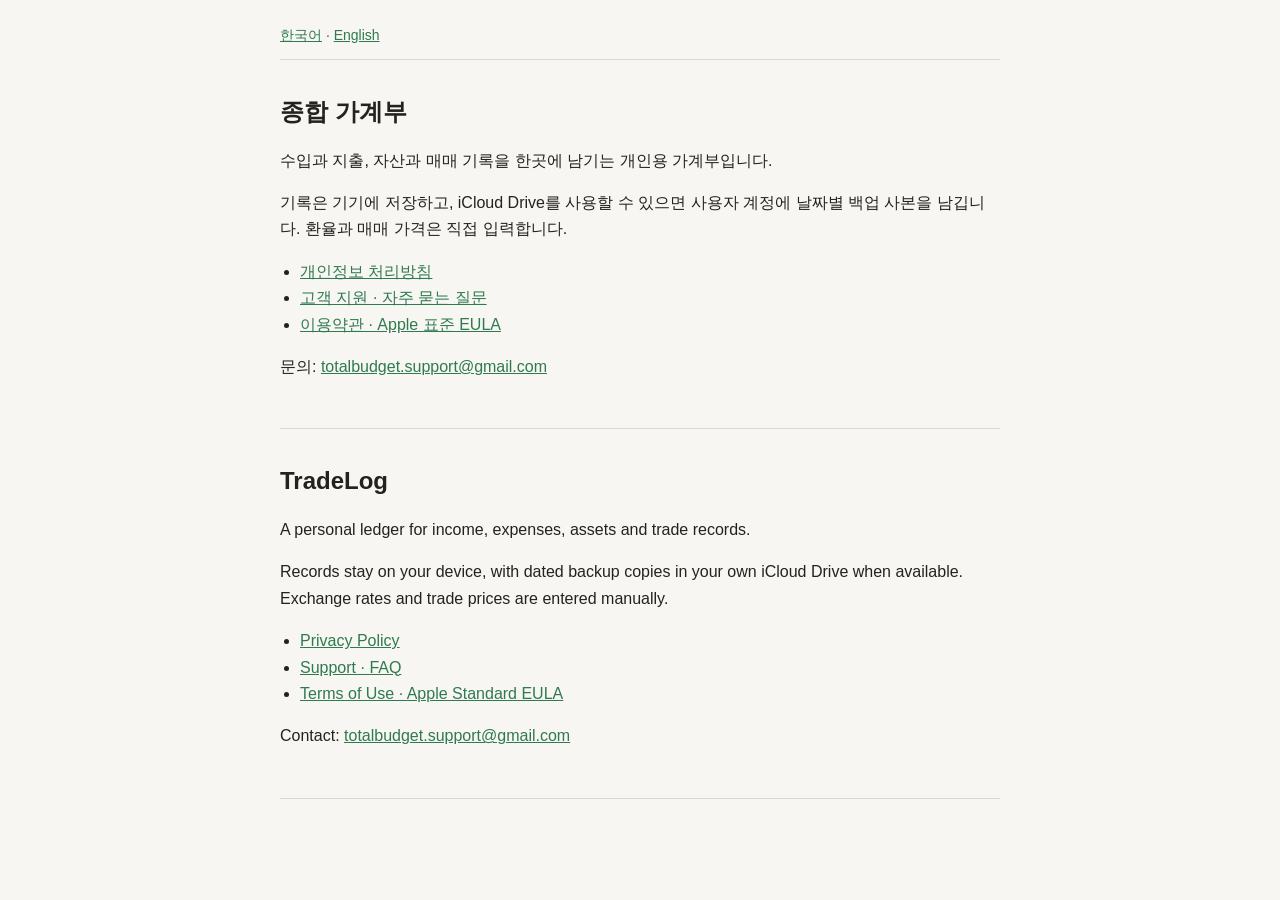
<file: index.html>
<!doctype html>
<html lang="ko">
<head>
<meta charset="utf-8">
<meta name="viewport" content="width=device-width, initial-scale=1">
<meta name="description" content="종합 가계부(TradeLog) 개인정보 처리방침, 고객 지원 및 이용약관 안내">
<title>종합 가계부 · TradeLog</title>
<link rel="stylesheet" href="site.css">
</head>
<body>
<main>
<nav><a href="#ko">한국어</a> · <a href="#en">English</a></nav>
<article id="ko" lang="ko">
<h1>종합 가계부</h1>
<p>수입과 지출, 자산과 매매 기록을 한곳에 남기는 개인용 가계부입니다.</p>
<p>기록은 기기에 저장하고, iCloud Drive를 사용할 수 있으면 사용자 계정에 날짜별 백업 사본을 남깁니다. 환율과 매매 가격은 직접 입력합니다.</p>
<ul>
<li><a href="privacy.html#ko">개인정보 처리방침</a></li>
<li><a href="support.html#ko">고객 지원 · 자주 묻는 질문</a></li>
<li><a href="https://www.apple.com/legal/internet-services/itunes/dev/stdeula/">이용약관 · Apple 표준 EULA</a></li>
</ul>
<p>문의: <a href="mailto:totalbudget.support@gmail.com">totalbudget.support@gmail.com</a></p>
</article>
<article id="en" lang="en">
<h1>TradeLog</h1>
<p>A personal ledger for income, expenses, assets and trade records.</p>
<p>Records stay on your device, with dated backup copies in your own iCloud Drive when available. Exchange rates and trade prices are entered manually.</p>
<ul>
<li><a href="privacy.html#en">Privacy Policy</a></li>
<li><a href="support.html#en">Support · FAQ</a></li>
<li><a href="https://www.apple.com/legal/internet-services/itunes/dev/stdeula/">Terms of Use · Apple Standard EULA</a></li>
</ul>
<p>Contact: <a href="mailto:totalbudget.support@gmail.com">totalbudget.support@gmail.com</a></p>
</article>
</main>
</body>
</html>
</file>
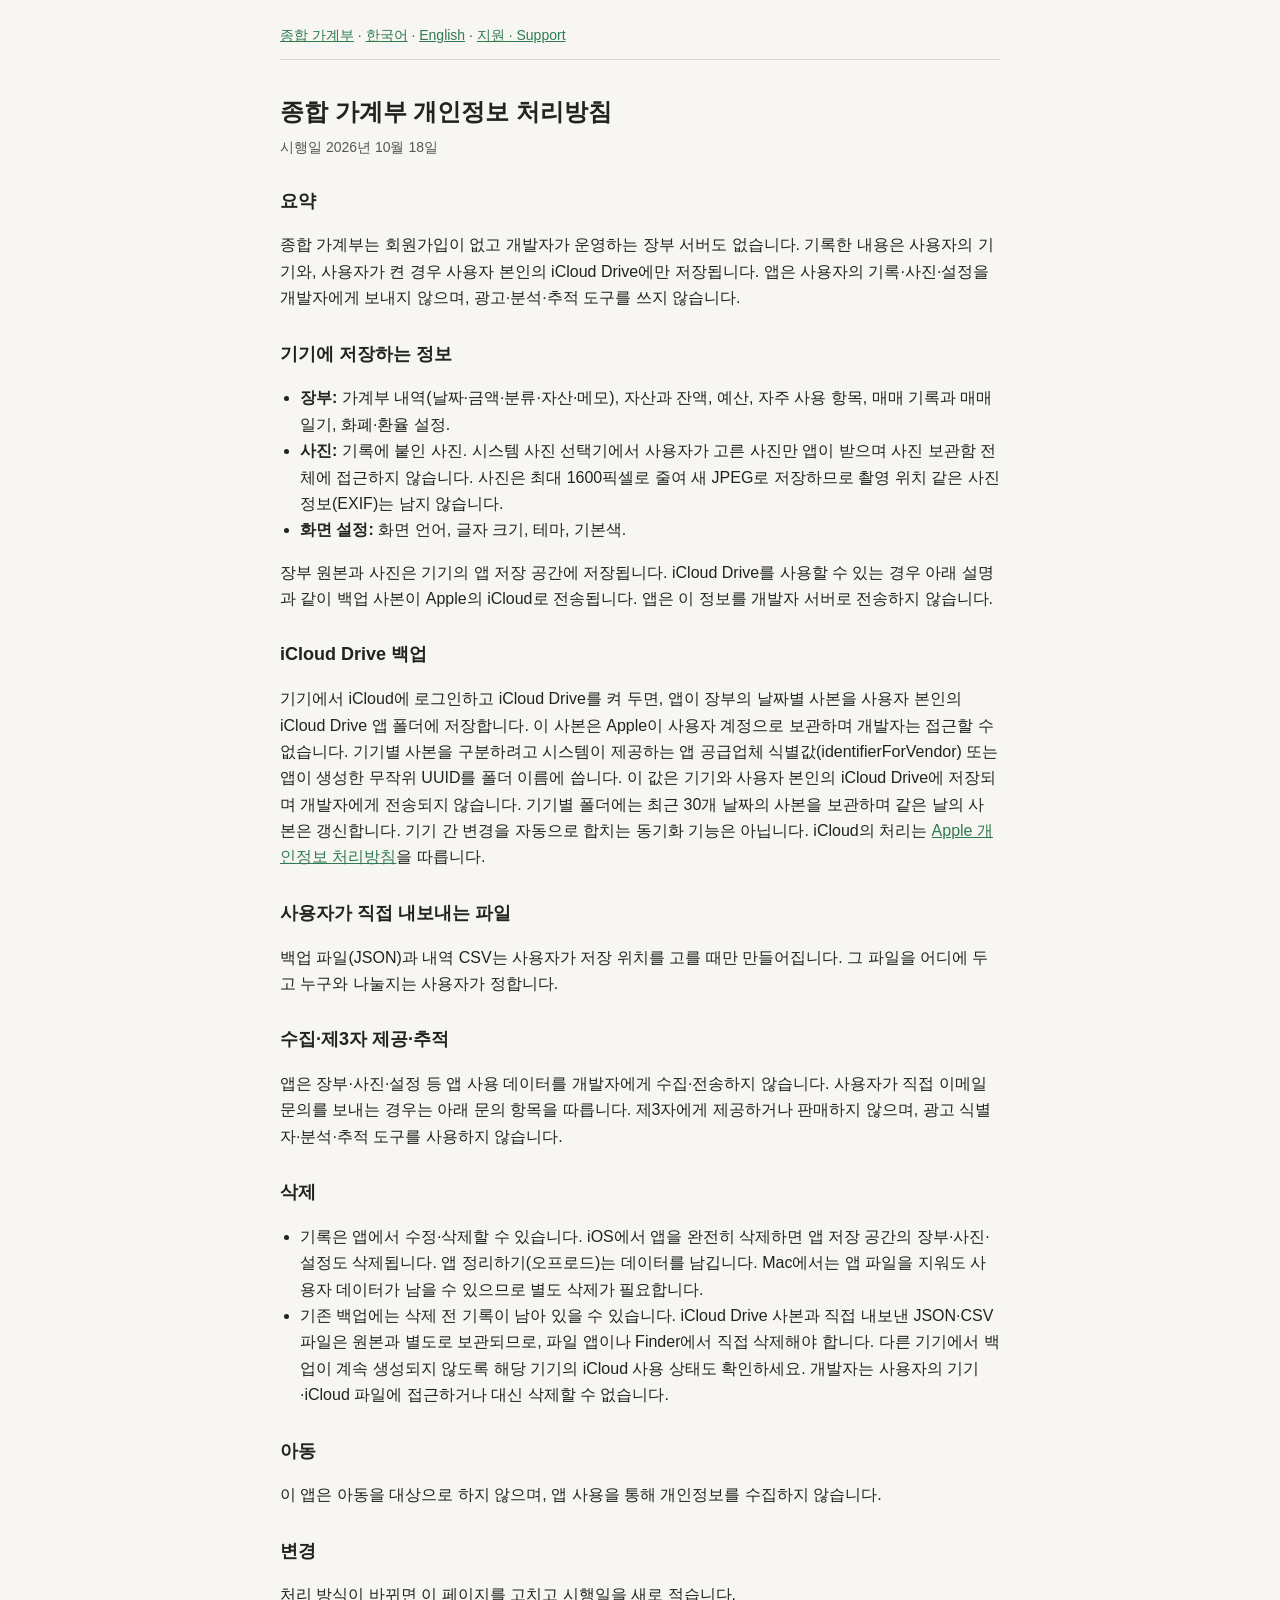
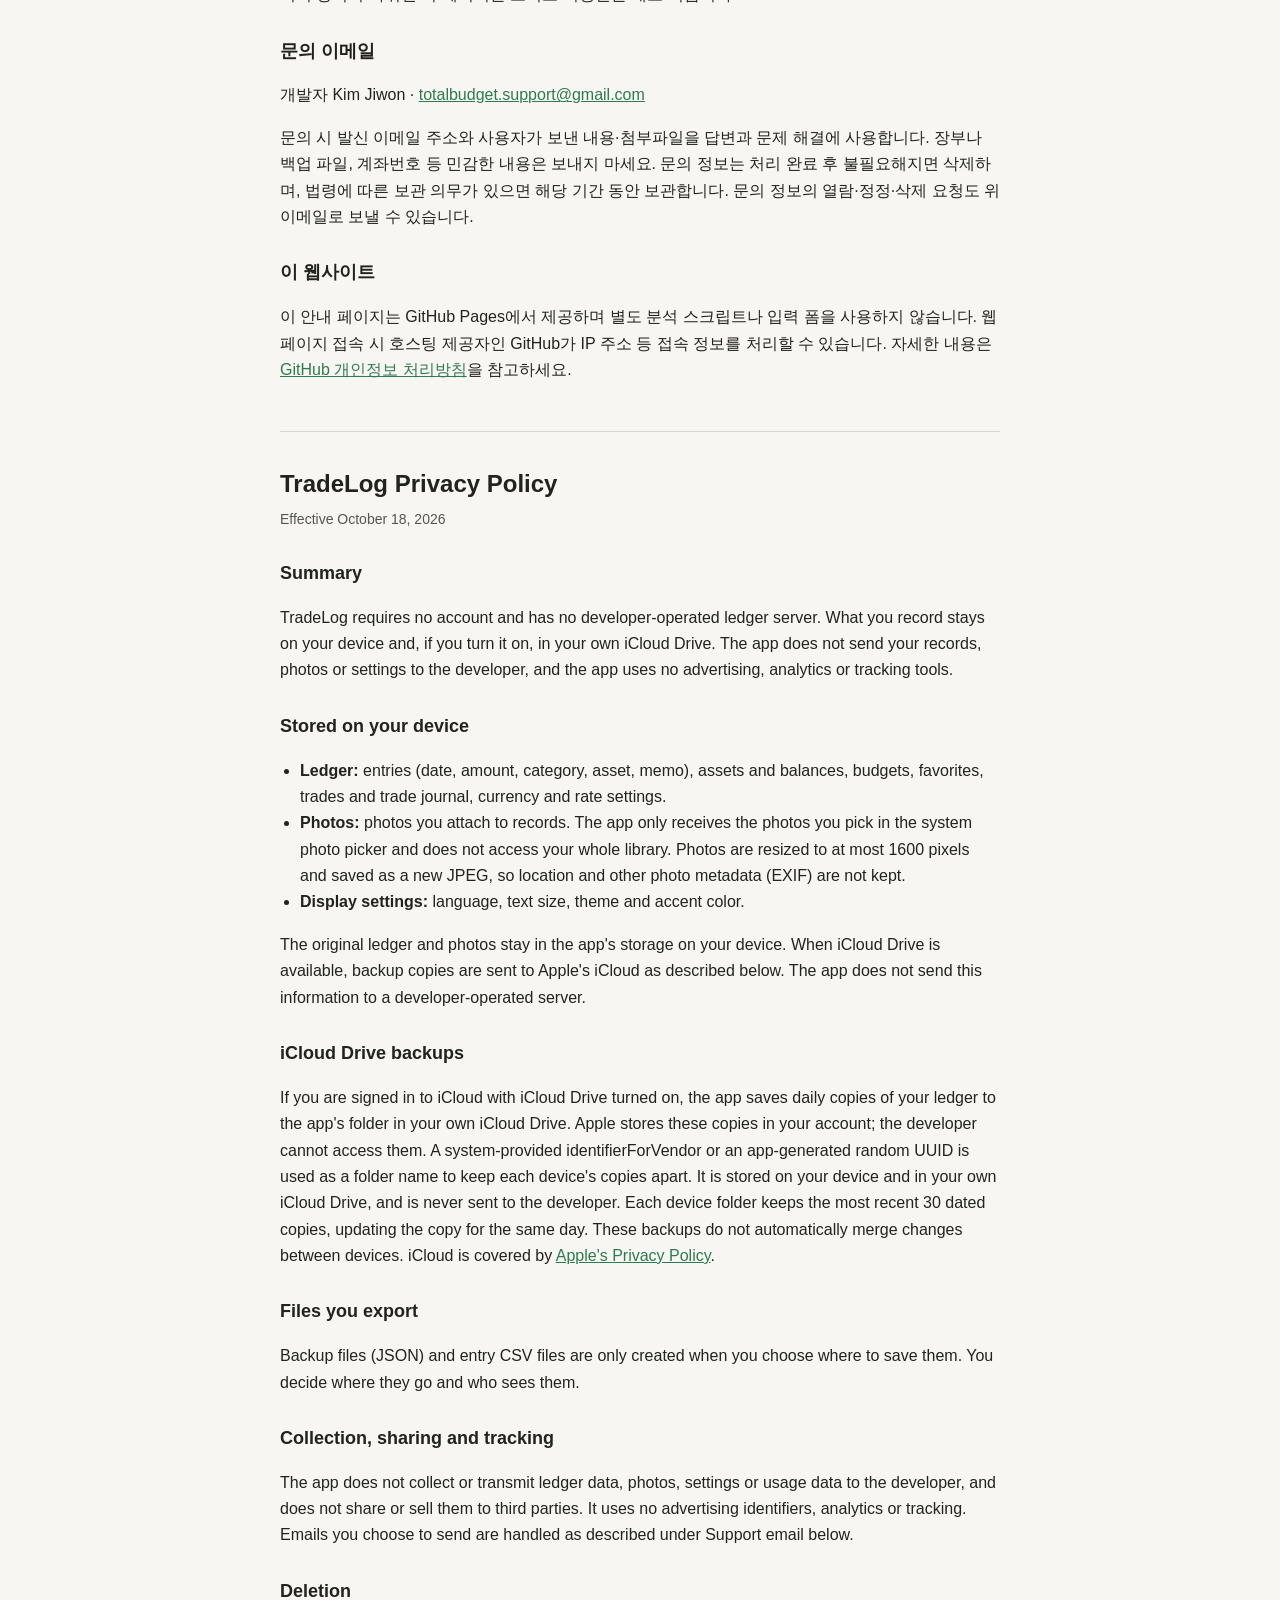
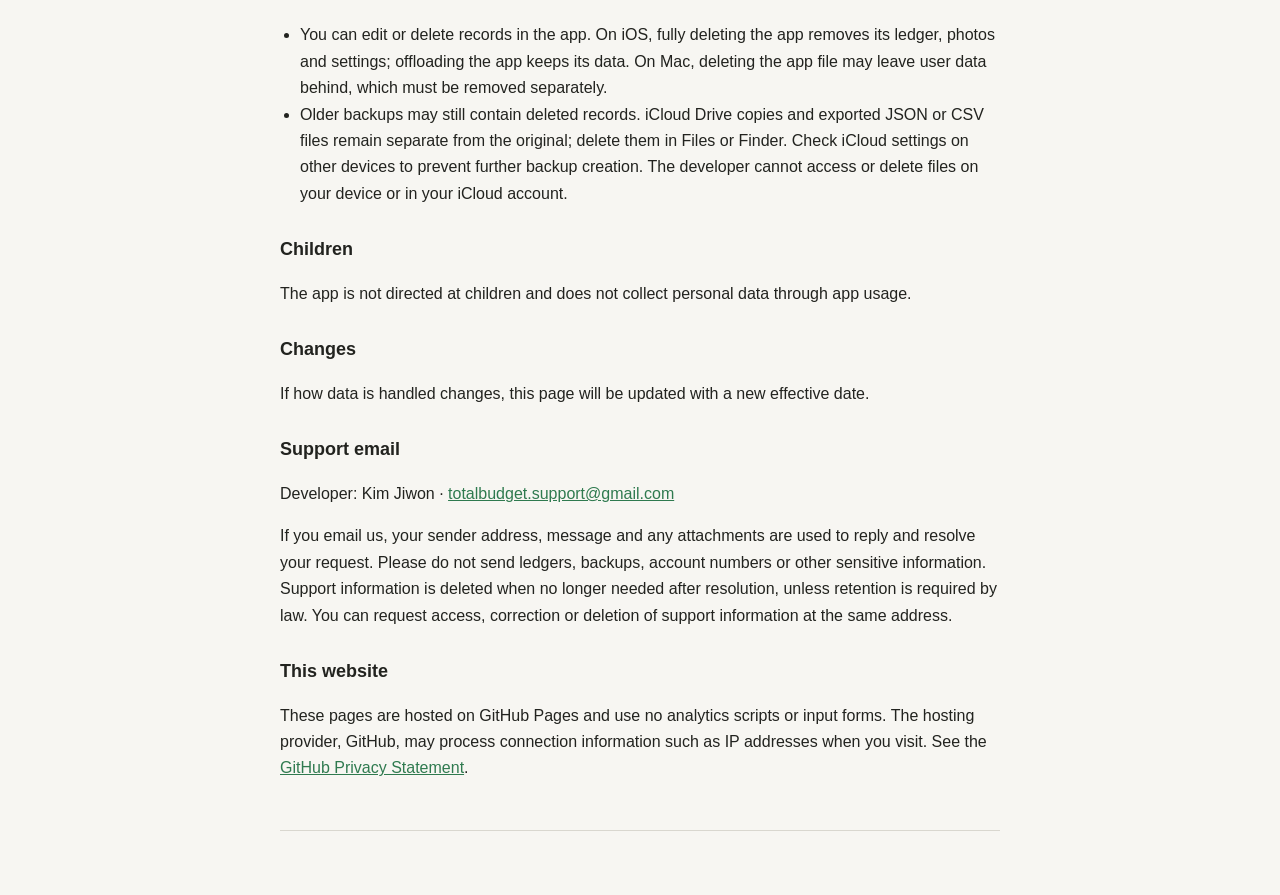
<file: privacy.html>
<!doctype html>
<html lang="ko">
<head>
<meta charset="utf-8">
<meta name="viewport" content="width=device-width, initial-scale=1">
<meta name="description" content="종합 가계부(TradeLog)의 개인정보 처리방침과 고객 지원 안내입니다.">
<title>종합 가계부 개인정보 처리방침</title>
<link rel="stylesheet" href="site.css">
</head>
<body>
<main>
<nav><a href="index.html">종합 가계부</a> · <a href="#ko">한국어</a> · <a href="#en">English</a> · <a href="support.html">지원 · Support</a></nav>

<article id="ko" lang="ko">
<h1>종합 가계부 개인정보 처리방침</h1>
<p class="meta">시행일 2026년 10월 18일</p>

<h2>요약</h2>
<p>종합 가계부는 회원가입이 없고 개발자가 운영하는 장부 서버도 없습니다. 기록한 내용은 사용자의 기기와, 사용자가 켠 경우 사용자 본인의 iCloud Drive에만 저장됩니다. 앱은 사용자의 기록·사진·설정을 개발자에게 보내지 않으며, 광고·분석·추적 도구를 쓰지 않습니다.</p>

<h2>기기에 저장하는 정보</h2>
<ul>
<li><b>장부:</b> 가계부 내역(날짜·금액·분류·자산·메모), 자산과 잔액, 예산, 자주 사용 항목, 매매 기록과 매매일기, 화폐·환율 설정.</li>
<li><b>사진:</b> 기록에 붙인 사진. 시스템 사진 선택기에서 사용자가 고른 사진만 앱이 받으며 사진 보관함 전체에 접근하지 않습니다. 사진은 최대 1600픽셀로 줄여 새 JPEG로 저장하므로 촬영 위치 같은 사진 정보(EXIF)는 남지 않습니다.</li>
<li><b>화면 설정:</b> 화면 언어, 글자 크기, 테마, 기본색.</li>
</ul>
<p>장부 원본과 사진은 기기의 앱 저장 공간에 저장됩니다. iCloud Drive를 사용할 수 있는 경우 아래 설명과 같이 백업 사본이 Apple의 iCloud로 전송됩니다. 앱은 이 정보를 개발자 서버로 전송하지 않습니다.</p>

<h2>iCloud Drive 백업</h2>
<p>기기에서 iCloud에 로그인하고 iCloud Drive를 켜 두면, 앱이 장부의 날짜별 사본을 사용자 본인의 iCloud Drive 앱 폴더에 저장합니다. 이 사본은 Apple이 사용자 계정으로 보관하며 개발자는 접근할 수 없습니다. 기기별 사본을 구분하려고 시스템이 제공하는 앱 공급업체 식별값(identifierForVendor) 또는 앱이 생성한 무작위 UUID를 폴더 이름에 씁니다. 이 값은 기기와 사용자 본인의 iCloud Drive에 저장되며 개발자에게 전송되지 않습니다. 기기별 폴더에는 최근 30개 날짜의 사본을 보관하며 같은 날의 사본은 갱신합니다. 기기 간 변경을 자동으로 합치는 동기화 기능은 아닙니다. iCloud의 처리는 <a href="https://www.apple.com/legal/privacy/">Apple 개인정보 처리방침</a>을 따릅니다.</p>

<h2>사용자가 직접 내보내는 파일</h2>
<p>백업 파일(JSON)과 내역 CSV는 사용자가 저장 위치를 고를 때만 만들어집니다. 그 파일을 어디에 두고 누구와 나눌지는 사용자가 정합니다.</p>

<h2>수집·제3자 제공·추적</h2>
<p>앱은 장부·사진·설정 등 앱 사용 데이터를 개발자에게 수집·전송하지 않습니다. 사용자가 직접 이메일 문의를 보내는 경우는 아래 문의 항목을 따릅니다. 제3자에게 제공하거나 판매하지 않으며, 광고 식별자·분석·추적 도구를 사용하지 않습니다.</p>

<h2>삭제</h2>
<ul>
<li>기록은 앱에서 수정·삭제할 수 있습니다. iOS에서 앱을 완전히 삭제하면 앱 저장 공간의 장부·사진·설정도 삭제됩니다. 앱 정리하기(오프로드)는 데이터를 남깁니다. Mac에서는 앱 파일을 지워도 사용자 데이터가 남을 수 있으므로 별도 삭제가 필요합니다.</li>
<li>기존 백업에는 삭제 전 기록이 남아 있을 수 있습니다. iCloud Drive 사본과 직접 내보낸 JSON·CSV 파일은 원본과 별도로 보관되므로, 파일 앱이나 Finder에서 직접 삭제해야 합니다. 다른 기기에서 백업이 계속 생성되지 않도록 해당 기기의 iCloud 사용 상태도 확인하세요. 개발자는 사용자의 기기·iCloud 파일에 접근하거나 대신 삭제할 수 없습니다.</li>
</ul>

<h2>아동</h2>
<p>이 앱은 아동을 대상으로 하지 않으며, 앱 사용을 통해 개인정보를 수집하지 않습니다.</p>

<h2>변경</h2>
<p>처리 방식이 바뀌면 이 페이지를 고치고 시행일을 새로 적습니다.</p>

<h2>문의 이메일</h2>
<p>개발자 Kim Jiwon · <a href="mailto:totalbudget.support@gmail.com">totalbudget.support@gmail.com</a></p>
<p>문의 시 발신 이메일 주소와 사용자가 보낸 내용·첨부파일을 답변과 문제 해결에 사용합니다. 장부나 백업 파일, 계좌번호 등 민감한 내용은 보내지 마세요. 문의 정보는 처리 완료 후 불필요해지면 삭제하며, 법령에 따른 보관 의무가 있으면 해당 기간 동안 보관합니다. 문의 정보의 열람·정정·삭제 요청도 위 이메일로 보낼 수 있습니다.</p>
<h2>이 웹사이트</h2>
<p>이 안내 페이지는 GitHub Pages에서 제공하며 별도 분석 스크립트나 입력 폼을 사용하지 않습니다. 웹페이지 접속 시 호스팅 제공자인 GitHub가 IP 주소 등 접속 정보를 처리할 수 있습니다. 자세한 내용은 <a href="https://docs.github.com/en/site-policy/privacy-policies/github-general-privacy-statement">GitHub 개인정보 처리방침</a>을 참고하세요.</p>
</article>

<article id="en" lang="en">
<h1>TradeLog Privacy Policy</h1>
<p class="meta">Effective October 18, 2026</p>

<h2>Summary</h2>
<p>TradeLog requires no account and has no developer-operated ledger server. What you record stays on your device and, if you turn it on, in your own iCloud Drive. The app does not send your records, photos or settings to the developer, and the app uses no advertising, analytics or tracking tools.</p>

<h2>Stored on your device</h2>
<ul>
<li><b>Ledger:</b> entries (date, amount, category, asset, memo), assets and balances, budgets, favorites, trades and trade journal, currency and rate settings.</li>
<li><b>Photos:</b> photos you attach to records. The app only receives the photos you pick in the system photo picker and does not access your whole library. Photos are resized to at most 1600 pixels and saved as a new JPEG, so location and other photo metadata (EXIF) are not kept.</li>
<li><b>Display settings:</b> language, text size, theme and accent color.</li>
</ul>
<p>The original ledger and photos stay in the app's storage on your device. When iCloud Drive is available, backup copies are sent to Apple's iCloud as described below. The app does not send this information to a developer-operated server.</p>

<h2>iCloud Drive backups</h2>
<p>If you are signed in to iCloud with iCloud Drive turned on, the app saves daily copies of your ledger to the app's folder in your own iCloud Drive. Apple stores these copies in your account; the developer cannot access them. A system-provided identifierForVendor or an app-generated random UUID is used as a folder name to keep each device's copies apart. It is stored on your device and in your own iCloud Drive, and is never sent to the developer. Each device folder keeps the most recent 30 dated copies, updating the copy for the same day. These backups do not automatically merge changes between devices. iCloud is covered by <a href="https://www.apple.com/legal/privacy/">Apple's Privacy Policy</a>.</p>

<h2>Files you export</h2>
<p>Backup files (JSON) and entry CSV files are only created when you choose where to save them. You decide where they go and who sees them.</p>

<h2>Collection, sharing and tracking</h2>
<p>The app does not collect or transmit ledger data, photos, settings or usage data to the developer, and does not share or sell them to third parties. It uses no advertising identifiers, analytics or tracking. Emails you choose to send are handled as described under Support email below.</p>

<h2>Deletion</h2>
<ul>
<li>You can edit or delete records in the app. On iOS, fully deleting the app removes its ledger, photos and settings; offloading the app keeps its data. On Mac, deleting the app file may leave user data behind, which must be removed separately.</li>
<li>Older backups may still contain deleted records. iCloud Drive copies and exported JSON or CSV files remain separate from the original; delete them in Files or Finder. Check iCloud settings on other devices to prevent further backup creation. The developer cannot access or delete files on your device or in your iCloud account.</li>
</ul>

<h2>Children</h2>
<p>The app is not directed at children and does not collect personal data through app usage.</p>

<h2>Changes</h2>
<p>If how data is handled changes, this page will be updated with a new effective date.</p>

<h2>Support email</h2>
<p>Developer: Kim Jiwon · <a href="mailto:totalbudget.support@gmail.com">totalbudget.support@gmail.com</a></p>
<p>If you email us, your sender address, message and any attachments are used to reply and resolve your request. Please do not send ledgers, backups, account numbers or other sensitive information. Support information is deleted when no longer needed after resolution, unless retention is required by law. You can request access, correction or deletion of support information at the same address.</p>
<h2>This website</h2>
<p>These pages are hosted on GitHub Pages and use no analytics scripts or input forms. The hosting provider, GitHub, may process connection information such as IP addresses when you visit. See the <a href="https://docs.github.com/en/site-policy/privacy-policies/github-general-privacy-statement">GitHub Privacy Statement</a>.</p>
</article>
</main>
</body>
</html>
</file>
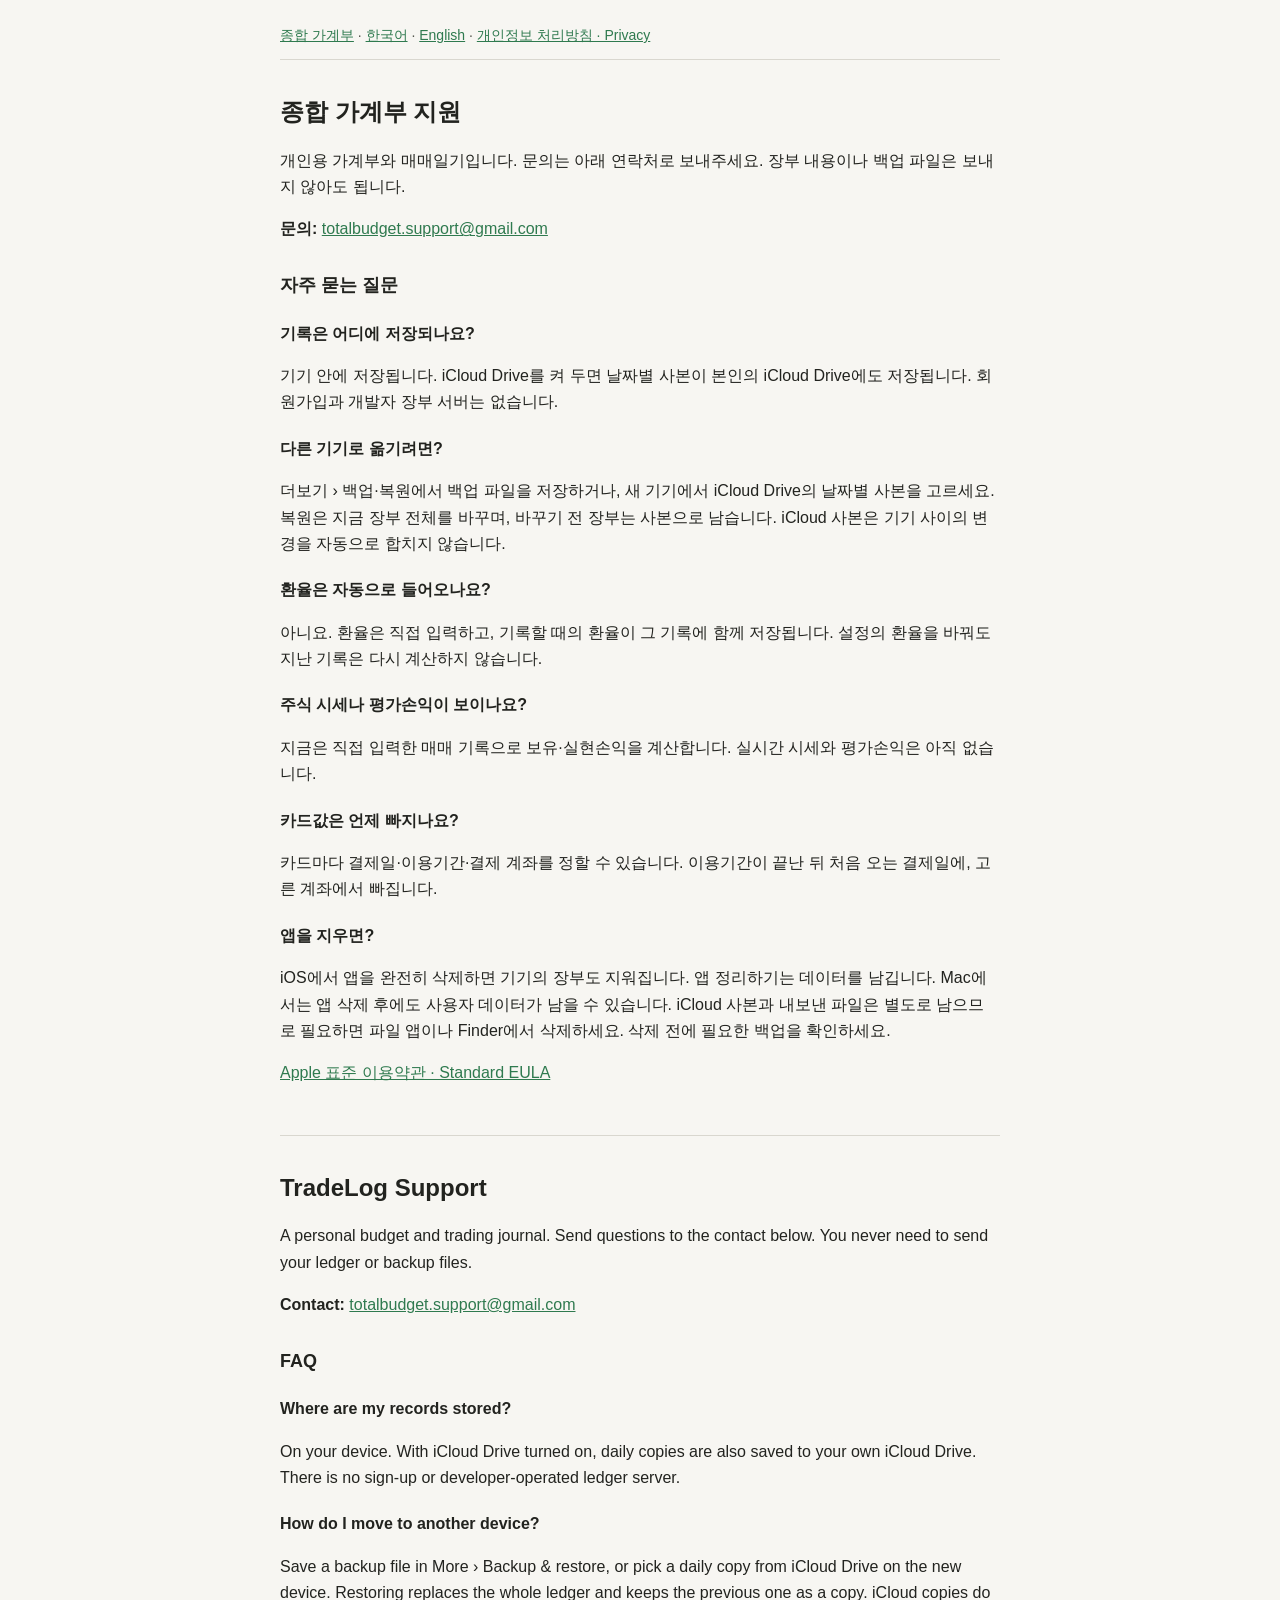
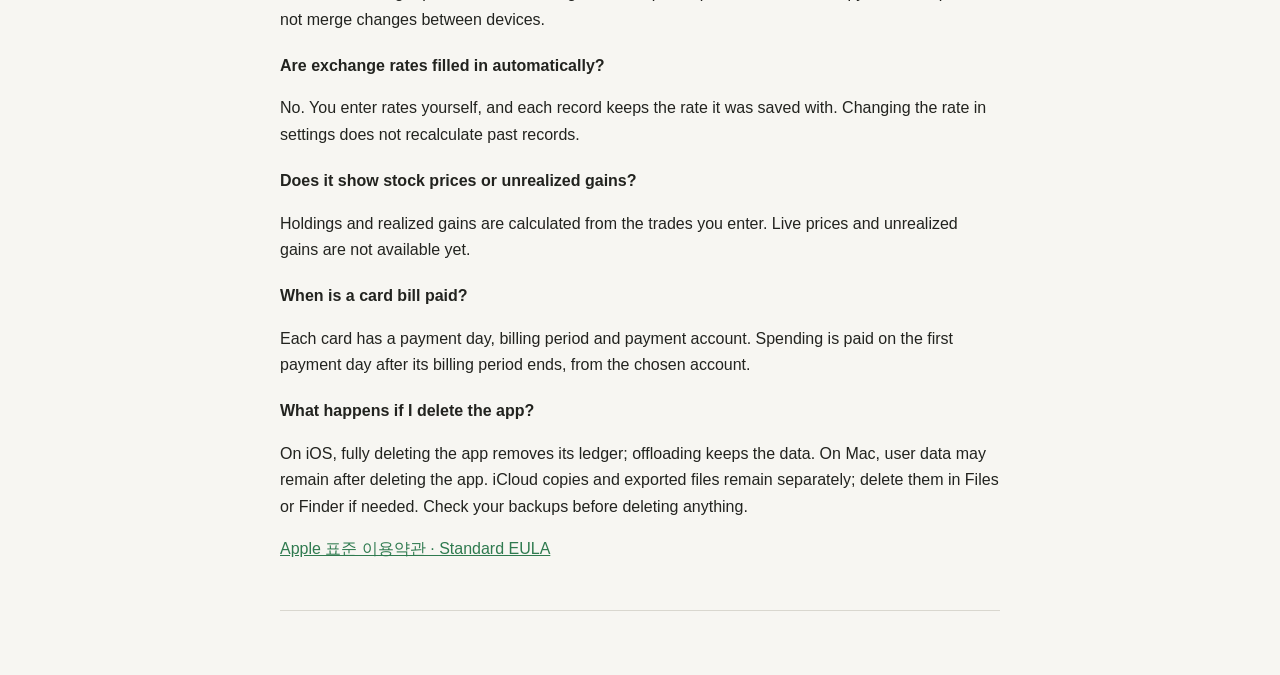
<file: support.html>
<!doctype html>
<html lang="ko">
<head>
<meta charset="utf-8">
<meta name="viewport" content="width=device-width, initial-scale=1">
<meta name="description" content="종합 가계부(TradeLog)의 개인정보 처리방침과 고객 지원 안내입니다.">
<title>종합 가계부 지원</title>
<link rel="stylesheet" href="site.css">
</head>
<body>
<main>
<nav><a href="index.html">종합 가계부</a> · <a href="#ko">한국어</a> · <a href="#en">English</a> · <a href="privacy.html">개인정보 처리방침 · Privacy</a></nav>

<article id="ko" lang="ko">
<h1>종합 가계부 지원</h1>
<p>개인용 가계부와 매매일기입니다. 문의는 아래 연락처로 보내주세요. 장부 내용이나 백업 파일은 보내지 않아도 됩니다.</p>
<p><b>문의:</b> <a href="mailto:totalbudget.support@gmail.com">totalbudget.support@gmail.com</a></p>

<h2>자주 묻는 질문</h2>
<h3>기록은 어디에 저장되나요?</h3>
<p>기기 안에 저장됩니다. iCloud Drive를 켜 두면 날짜별 사본이 본인의 iCloud Drive에도 저장됩니다. 회원가입과 개발자 장부 서버는 없습니다.</p>
<h3>다른 기기로 옮기려면?</h3>
<p>더보기 › 백업·복원에서 백업 파일을 저장하거나, 새 기기에서 iCloud Drive의 날짜별 사본을 고르세요. 복원은 지금 장부 전체를 바꾸며, 바꾸기 전 장부는 사본으로 남습니다. iCloud 사본은 기기 사이의 변경을 자동으로 합치지 않습니다.</p>
<h3>환율은 자동으로 들어오나요?</h3>
<p>아니요. 환율은 직접 입력하고, 기록할 때의 환율이 그 기록에 함께 저장됩니다. 설정의 환율을 바꿔도 지난 기록은 다시 계산하지 않습니다.</p>
<h3>주식 시세나 평가손익이 보이나요?</h3>
<p>지금은 직접 입력한 매매 기록으로 보유·실현손익을 계산합니다. 실시간 시세와 평가손익은 아직 없습니다.</p>
<h3>카드값은 언제 빠지나요?</h3>
<p>카드마다 결제일·이용기간·결제 계좌를 정할 수 있습니다. 이용기간이 끝난 뒤 처음 오는 결제일에, 고른 계좌에서 빠집니다.</p>
<h3>앱을 지우면?</h3>
<p>iOS에서 앱을 완전히 삭제하면 기기의 장부도 지워집니다. 앱 정리하기는 데이터를 남깁니다. Mac에서는 앱 삭제 후에도 사용자 데이터가 남을 수 있습니다. iCloud 사본과 내보낸 파일은 별도로 남으므로 필요하면 파일 앱이나 Finder에서 삭제하세요. 삭제 전에 필요한 백업을 확인하세요.</p>
<p><a href="https://www.apple.com/legal/internet-services/itunes/dev/stdeula/">Apple 표준 이용약관 · Standard EULA</a></p>
</article>

<article id="en" lang="en">
<h1>TradeLog Support</h1>
<p>A personal budget and trading journal. Send questions to the contact below. You never need to send your ledger or backup files.</p>
<p><b>Contact:</b> <a href="mailto:totalbudget.support@gmail.com">totalbudget.support@gmail.com</a></p>

<h2>FAQ</h2>
<h3>Where are my records stored?</h3>
<p>On your device. With iCloud Drive turned on, daily copies are also saved to your own iCloud Drive. There is no sign-up or developer-operated ledger server.</p>
<h3>How do I move to another device?</h3>
<p>Save a backup file in More › Backup &amp; restore, or pick a daily copy from iCloud Drive on the new device. Restoring replaces the whole ledger and keeps the previous one as a copy. iCloud copies do not merge changes between devices.</p>
<h3>Are exchange rates filled in automatically?</h3>
<p>No. You enter rates yourself, and each record keeps the rate it was saved with. Changing the rate in settings does not recalculate past records.</p>
<h3>Does it show stock prices or unrealized gains?</h3>
<p>Holdings and realized gains are calculated from the trades you enter. Live prices and unrealized gains are not available yet.</p>
<h3>When is a card bill paid?</h3>
<p>Each card has a payment day, billing period and payment account. Spending is paid on the first payment day after its billing period ends, from the chosen account.</p>
<h3>What happens if I delete the app?</h3>
<p>On iOS, fully deleting the app removes its ledger; offloading keeps the data. On Mac, user data may remain after deleting the app. iCloud copies and exported files remain separately; delete them in Files or Finder if needed. Check your backups before deleting anything.</p>
<p><a href="https://www.apple.com/legal/internet-services/itunes/dev/stdeula/">Apple 표준 이용약관 · Standard EULA</a></p>
</article>
</main>
</body>
</html>
</file>
<file: site.css>
:root{--bg:#f7f6f2;--ink:#22231f;--ink-2:#55574f;--rule:#d9d7cf;--accent:#2f7a4f;color-scheme:light dark}
@media (prefers-color-scheme:dark){:root{--bg:#232320;--ink:#ecebe6;--ink-2:#a9a89f;--rule:#3a3a35;--accent:#8fd19e}}
body{margin:0;background:var(--bg);color:var(--ink);font:16px/1.65 -apple-system,BlinkMacSystemFont,"Apple SD Gothic Neo","Noto Sans KR",sans-serif}
main{max-width:720px;margin:0 auto;padding:24px 16px 64px}
nav{font-size:14px;color:var(--ink-2);padding-bottom:12px;border-bottom:1px solid var(--rule)}
a{color:var(--accent)}
article{padding:8px 0 32px;border-bottom:1px solid var(--rule)}
h1{font-size:24px;margin:24px 0 4px}
h2{font-size:18px;margin:28px 0 6px}
h3{font-size:16px;margin:20px 0 4px}
.meta{color:var(--ink-2);font-size:14px;margin:0}
ul{padding-left:20px}
</file>
